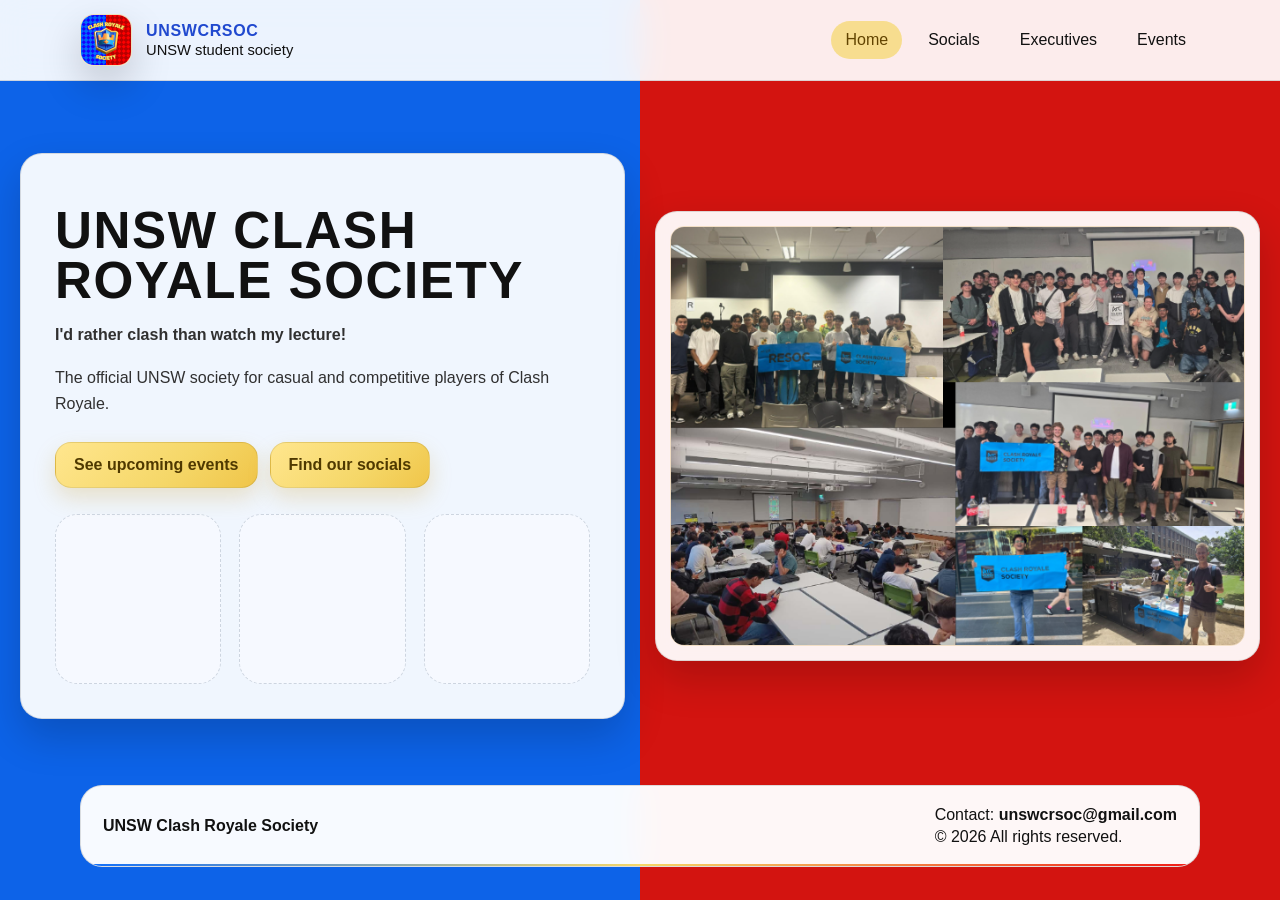
<file: index.html>
<!DOCTYPE html>
<html lang="en">
  <head>
    <meta charset="UTF-8" />
    <meta name="viewport" content="width=device-width, initial-scale=1.0" />
    <title>UNSW Clash Royale Society</title>
    <meta
      name="description"
      content="UNSW Clash Royale Society website with socials, executives, and event calendar."
    />
    <link rel="stylesheet" href="styles.css" />
    <script defer src="content.js"></script>
    <script defer src="script.js"></script>
  </head>
  <body>
    <header class="site-header">
      <div class="container nav-wrap">
        <a class="brand" href="index.html">
          <img class="brand-logo" src="assets/LOGO.jpg" alt="Society logo" />
          <div class="brand-title-wrap">
            <span class="brand-name">CR Society</span>
            <span class="university-label">UNSW student society</span>
          </div>
        </a>

        <button class="nav-toggle" type="button" aria-label="Open navigation menu">☰</button>

        <nav class="site-nav" aria-label="Main navigation">
          <a class="active" href="index.html">Home</a>
          <a href="socials.html">Socials</a>
          <a href="executives.html">Executives</a>
          <a href="events.html">Events</a>
        </nav>
      </div>
    </header>

    <main>
      <section class="hero">
        <div class="container hero-grid">
          <div class="hero-copy">
            <h1 class="brand-full-name">UNSW Clash Royale Society</h1>
            <p class="site-tagline">Battle harder. Connect faster. Rule the arena.</p>
            <p class="site-description">
              A gaming community for Clash Royale fans at UNSW — tournaments, casual meetups,
              deck chats, and friendly competition all semester.
            </p>

            <div class="hero-actions">
              <a class="primary-button" href="events.html">See upcoming events</a>
              <a class="secondary-button" href="socials.html">Find our socials</a>
            </div>

            <div class="home-events-grid home-events-grid--hero" id="homeUpcomingEvents"></div>
          </div>

          <div class="hero-visual">
            <img class="hero-image" src="assets/Crowd.png" alt="Clash Royale themed graphic" />
          </div>
        </div>
      </section>
    </main>

    <footer class="site-footer">
      <div class="container footer-panel">
        <div>
          <strong class="brand-full-name">UNSW Clash Royale Society</strong>
          <p class="footer-note">
            Built for students who love strategy, community, and a bit of healthy arena chaos.
          </p>
        </div>
        <div>
          <p>Contact: <a class="contact-email-link" href="mailto:clashroyale.society@unsw.edu.au">clashroyale.society@unsw.edu.au</a></p>
          <p>© <span class="current-year"></span> All rights reserved.</p>
        </div>
      </div>
    </footer>
  </body>
</html>
</file>
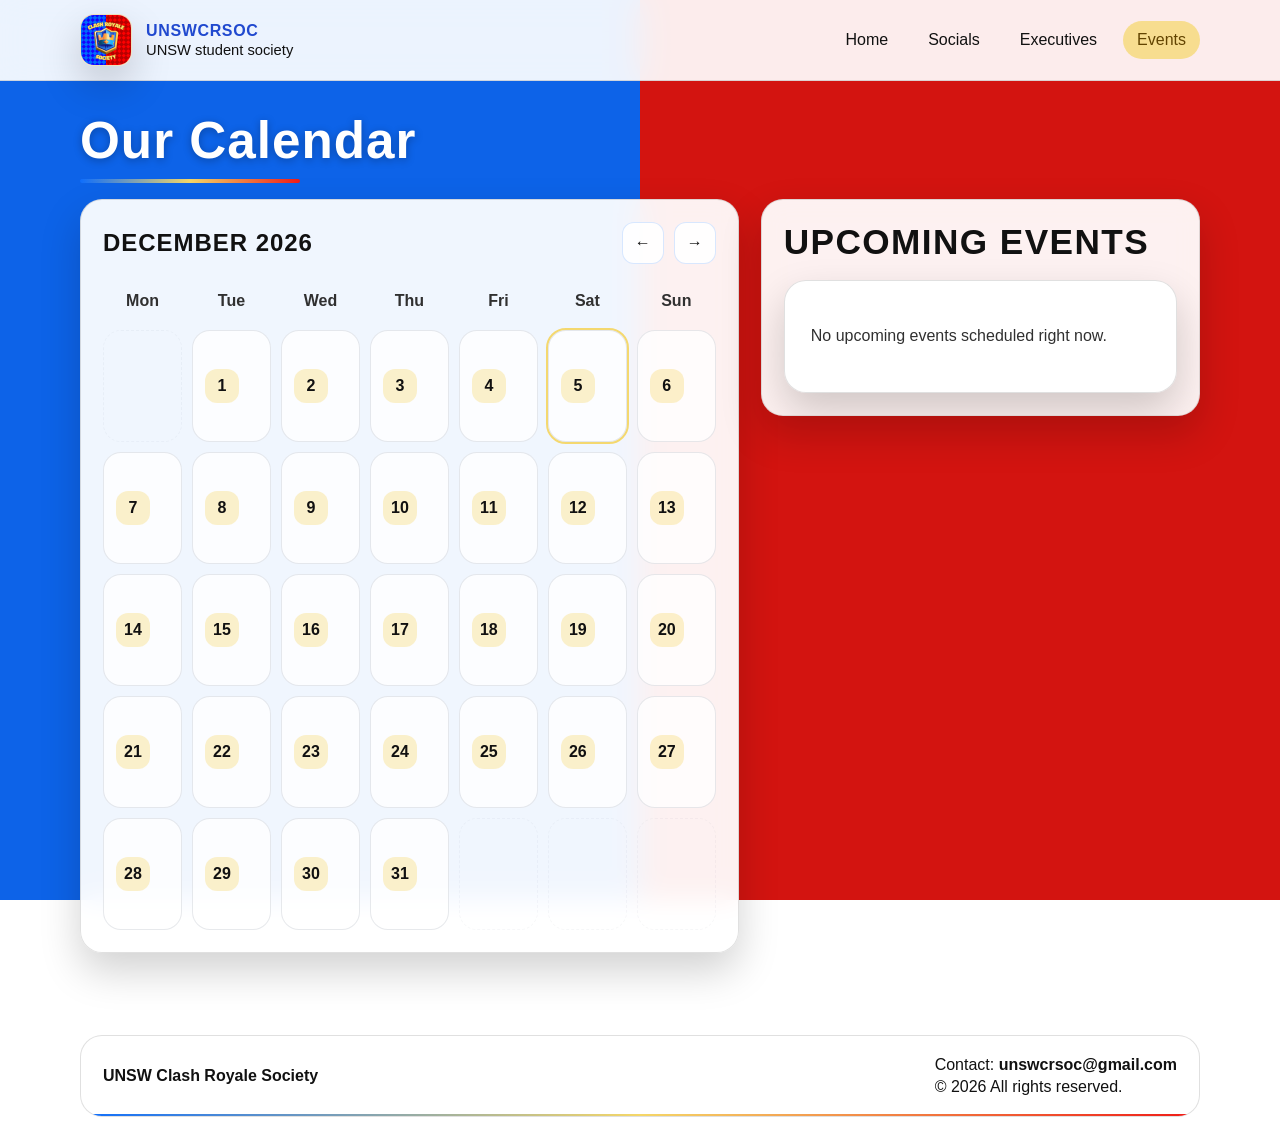
<file: events.html>
<!DOCTYPE html>
<html lang="en">
  <head>
    <meta charset="UTF-8" />
    <meta name="viewport" content="width=device-width, initial-scale=1.0" />
    <title>Events | UNSW Clash Royale Society</title>
    <link rel="stylesheet" href="styles.css" />
    <script defer src="content.js"></script>
    <script defer src="script.js"></script>
  </head>
  <body>
    <header class="site-header">
      <div class="container nav-wrap">
        <a class="brand" href="index.html">
          <img class="brand-logo" src="assets/LOGO.jpg" alt="Society logo" />
          <div class="brand-title-wrap">
            <span class="brand-name">CR Society</span>
            <span class="university-label">UNSW student society</span>
          </div>
        </a>

        <button class="nav-toggle" type="button" aria-label="Open navigation menu">☰</button>

        <nav class="site-nav" aria-label="Main navigation">
          <a href="index.html">Home</a>
          <a href="socials.html">Socials</a>
          <a href="executives.html">Executives</a>
          <a class="active" href="events.html">Events</a>
        </nav>
      </div>
    </header>

    <main class="container">
      <section class="simple-page-heading" aria-labelledby="eventsTitle">
        <h1 id="eventsTitle">Our Calendar</h1>
      </section>

      <section class="section section--compact-top">
        <div class="calendar-layout">
          <div class="calendar-wrap">
            <div class="calendar-toolbar">
              <h2 id="monthLabel">Month</h2>
              <div class="calendar-toolbar__buttons">
                <button class="icon-button" id="prevMonthButton" type="button" aria-label="Previous month">←</button>
                <button class="icon-button" id="nextMonthButton" type="button" aria-label="Next month">→</button>
              </div>
            </div>

            <div class="weekday-row" id="weekdayRow"></div>
            <div class="calendar-grid" id="calendarGrid"></div>
          </div>

          <aside class="panel">
            <div class="stack-heading">
              <h2>Upcoming events</h2>
            </div>

            <div class="event-list" id="upcomingEventsList"></div>
          </aside>
        </div>
      </section>
    </main>

    <div class="event-modal" id="eventModal" aria-hidden="true">
      <div class="modal-panel" role="dialog" aria-modal="true" aria-labelledby="modalDate">
        <div class="modal-header">
          <div>
            <span class="kicker">Event details</span>
            <h2 id="modalDate">Selected date</h2>
          </div>
          <button class="close-modal" id="closeModalButton" type="button" aria-label="Close event details">✕</button>
        </div>
        <div class="modal-content" id="modalBody"></div>
      </div>
    </div>

    <footer class="site-footer">
      <div class="container footer-panel">
        <div>
          <strong class="brand-full-name">UNSW Clash Royale Society</strong>
          <p class="footer-note"></p>
        </div>
        <div>
          <p>Contact: <a class="contact-email-link" href="#">Email</a></p>
          <p>© <span class="current-year"></span> All rights reserved.</p>
        </div>
      </div>
    </footer>
  </body>
</html>
</file>
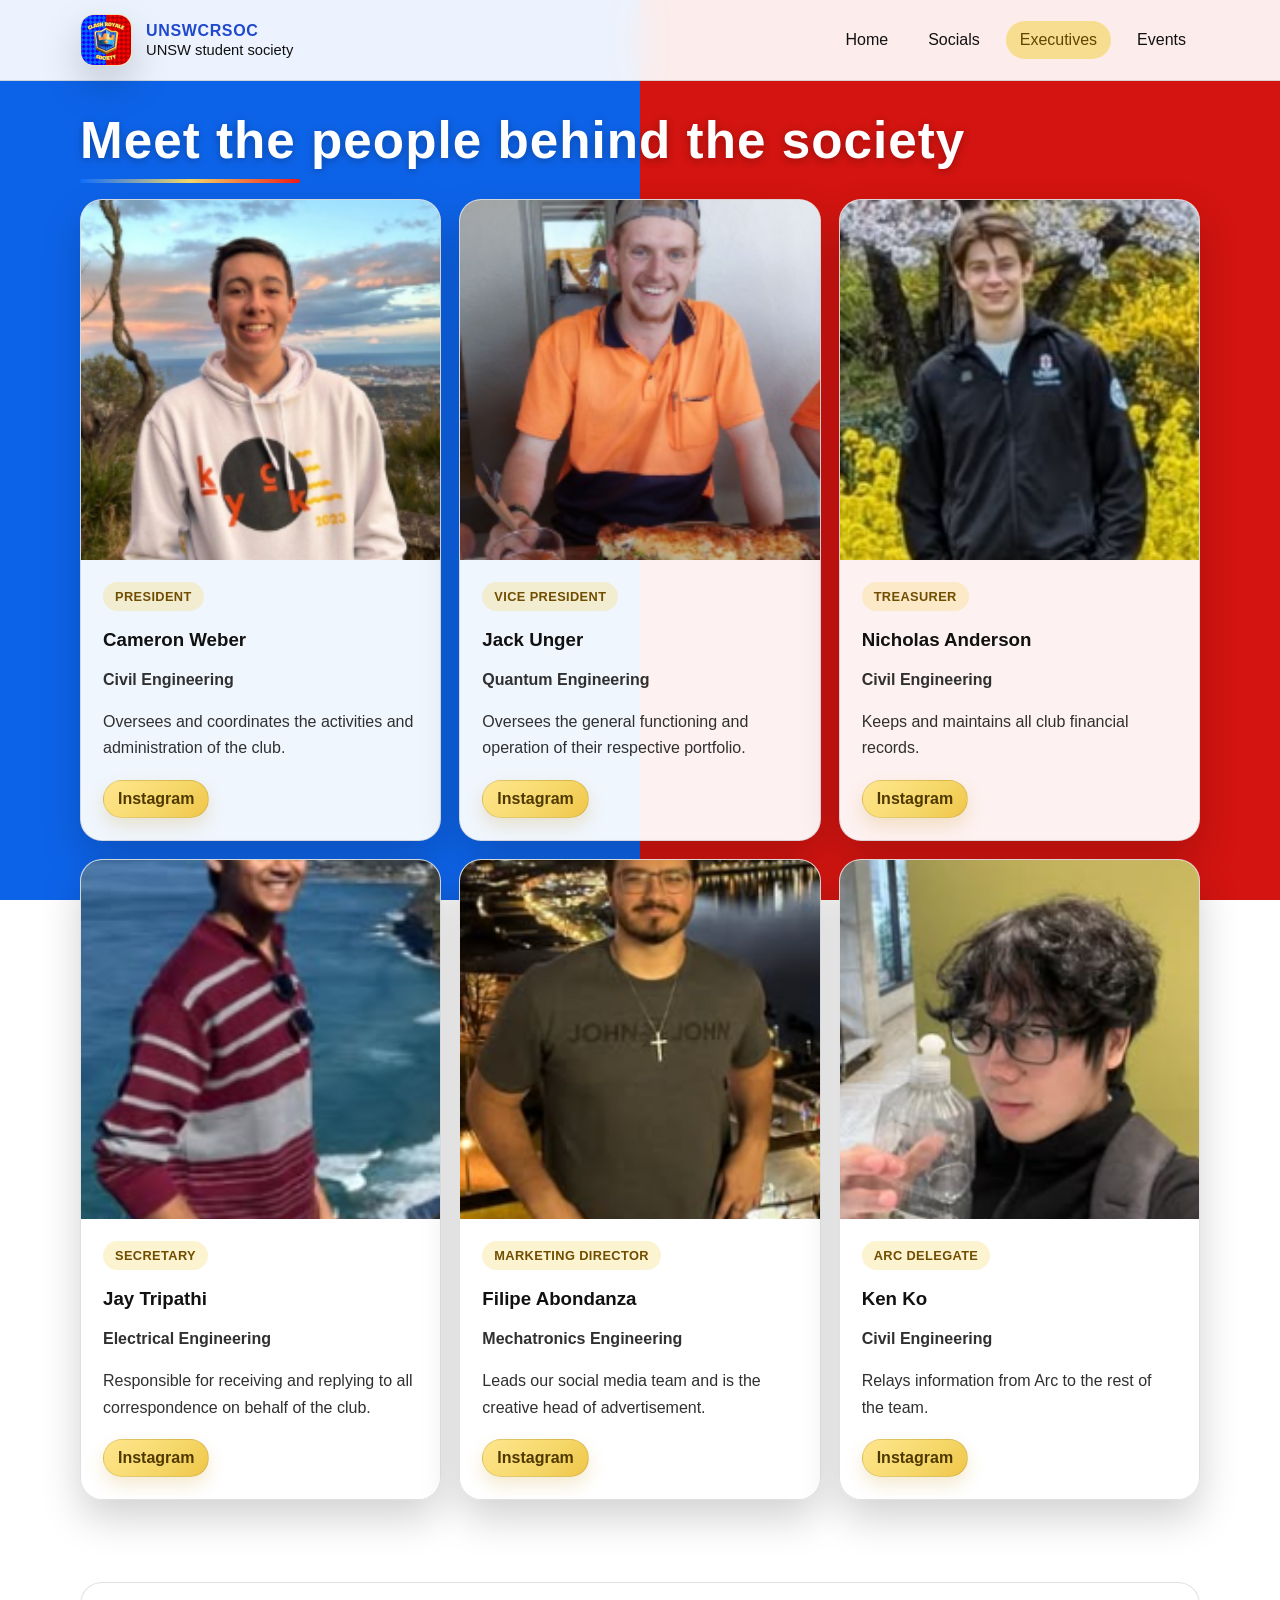
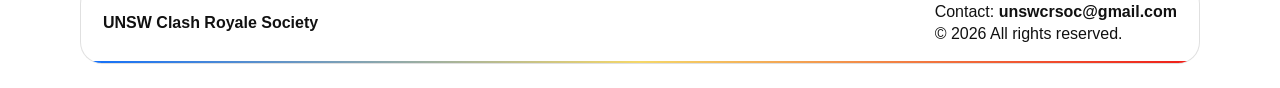
<file: executives.html>
<!DOCTYPE html>
<html lang="en">
  <head>
    <meta charset="UTF-8" />
    <meta name="viewport" content="width=device-width, initial-scale=1.0" />
    <title>Executives | UNSW Clash Royale Society</title>
    <link rel="stylesheet" href="styles.css" />
    <script defer src="content.js"></script>
    <script defer src="script.js"></script>
  </head>
  <body>
    <header class="site-header">
      <div class="container nav-wrap">
        <a class="brand" href="index.html">
          <img class="brand-logo" src="assets/LOGO.jpg" alt="Society logo" />
          <div class="brand-title-wrap">
            <span class="brand-name">CR Society</span>
            <span class="university-label">UNSW student society</span>
          </div>
        </a>

        <button class="nav-toggle" type="button" aria-label="Open navigation menu">☰</button>

        <nav class="site-nav" aria-label="Main navigation">
          <a href="index.html">Home</a>
          <a href="socials.html">Socials</a>
          <a class="active" href="executives.html">Executives</a>
          <a href="events.html">Events</a>
        </nav>
      </div>
    </header>

    <main class="container">
      <section class="simple-page-heading" aria-labelledby="executivesTitle">
        <h1 id="executivesTitle">Meet the people behind the society</h1>
      </section>

      <section class="section section--compact-top">
        <div class="exec-grid" id="execGrid"></div>
      </section>
    </main>

    <footer class="site-footer">
      <div class="container footer-panel">
        <div>
          <strong class="brand-full-name">UNSW Clash Royale Society</strong>
          <p class="footer-note"></p>
        </div>
        <div>
          <p>Contact: <a class="contact-email-link" href="#">Email</a></p>
          <p>© <span class="current-year"></span> All rights reserved.</p>
        </div>
      </div>
    </footer>
  </body>
</html>
</file>
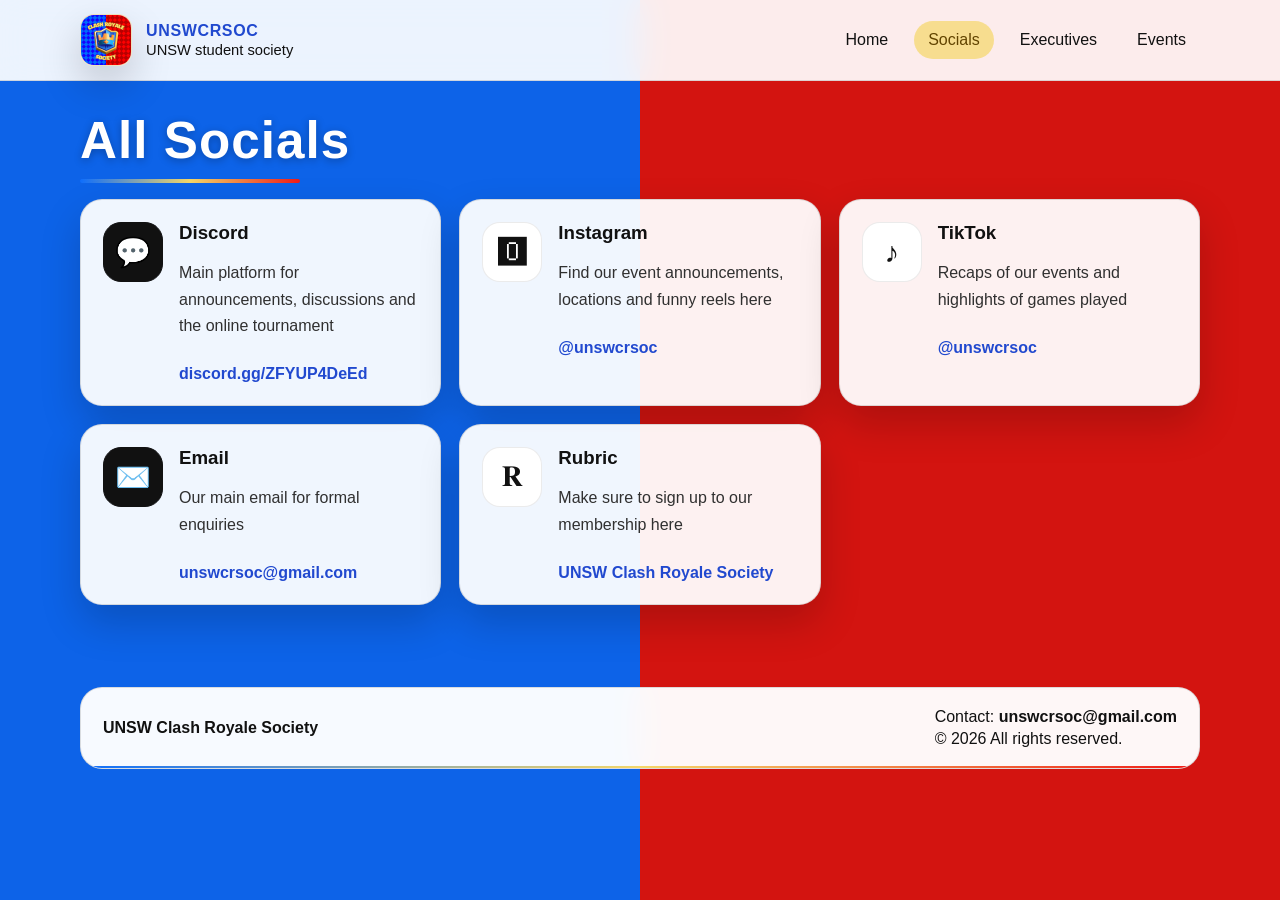
<file: socials.html>
<!DOCTYPE html>
<html lang="en">
  <head>
    <meta charset="UTF-8" />
    <meta name="viewport" content="width=device-width, initial-scale=1.0" />
    <title>Socials | UNSW Clash Royale Society</title>
    <link rel="stylesheet" href="styles.css" />
    <script defer src="content.js"></script>
    <script defer src="script.js"></script>
  </head>
  <body>
    <header class="site-header">
      <div class="container nav-wrap">
        <a class="brand" href="index.html">
          <img class="brand-logo" src="assets/LOGO.jpg" alt="Society logo" />
          <div class="brand-title-wrap">
            <span class="brand-name">CR Society</span>
            <span class="university-label">UNSW student society</span>
          </div>
        </a>

        <button class="nav-toggle" type="button" aria-label="Open navigation menu">☰</button>

        <nav class="site-nav" aria-label="Main navigation">
          <a href="index.html">Home</a>
          <a class="active" href="socials.html">Socials</a>
          <a href="executives.html">Executives</a>
          <a href="events.html">Events</a>
        </nav>
      </div>
    </header>

    <main class="container">
      <section class="simple-page-heading" aria-labelledby="socialsTitle">
        <h1 id="socialsTitle">All Socials</h1>
      </section>

      <section class="section section--compact-top">
        <div class="social-grid" id="socialGrid"></div>
      </section>
    </main>

    <footer class="site-footer">
      <div class="container footer-panel">
        <div>
          <strong class="brand-full-name">UNSW Clash Royale Society</strong>
          <p class="footer-note"></p>
        </div>
        <div>
          <p>Contact: <a class="contact-email-link" href="#">Email</a></p>
          <p>© <span class="current-year"></span> All rights reserved.</p>
        </div>
      </div>
    </footer>
  </body>
</html>
</file>
<file: styles.css>
/* =========================================================
   EDIT HERE — THEME COLOURS / OPTIONAL SITE BACKGROUND
   You can safely leave these as-is if you like the current look.
   To add a full-page background image, replace `none` with:
   url("assets/your-background.jpg")
   ========================================================= */
:root {
  --bg: #f6f9ff;
  --bg-deep: #edf3ff;
  --panel: rgba(255, 255, 255, 0.94);
  --panel-strong: rgba(255, 255, 255, 0.97);
  --text: #111111;
  --muted: #303030;
  --line: rgba(0, 0, 0, 0.12);
  --gold: #f5d768;
  --gold-deep: #c99716;
  --blue: #0f6efc;
  --blue-deep: #2149cf;
  --red: #ef1b17;
  --red-deep: #b30000;
  --purple: #2c1bf2;
  --success: #3f9f73;
  --split-blue: #0d63e8;
  --split-red: #d31410;
  --shadow: 0 18px 40px rgba(0, 0, 0, 0.18);
  --radius: 22px;
  --radius-small: 16px;
  --page-bg-image: none; /* EDIT HERE if you want a whole-site background image */
}

* {
  box-sizing: border-box;
}

html {
  scroll-behavior: smooth;
}

body {
  margin: 0;
  font-family: "Trebuchet MS", "Segoe UI", Arial, sans-serif;
  color: var(--text);
  background: transparent;
  min-height: 100vh;
  position: relative;
  isolation: isolate;
}

body::before {
  content: "";
  position: fixed;
  inset: 0 50% 0 0;
  background: var(--split-blue);
  pointer-events: none;
  z-index: -2;
}

body::after {
  content: "";
  position: fixed;
  inset: 0 0 0 50%;
  background: var(--split-red);
  pointer-events: none;
  z-index: -2;
}

img {
  max-width: 100%;
  display: block;
}

a {
  color: inherit;
  text-decoration: none;
}

button {
  font: inherit;
}

.no-scroll {
  overflow: hidden;
}

.container {
  width: min(1120px, calc(100% - 32px));
  margin: 0 auto;
}

.site-header {
  position: sticky;
  top: 0;
  z-index: 50;
  backdrop-filter: blur(16px);
  background: rgba(255, 255, 255, 0.92);
  border-bottom: 1px solid var(--line);
}

.nav-wrap {
  display: flex;
  align-items: center;
  justify-content: space-between;
  gap: 20px;
  padding: 14px 0;
}

.brand {
  display: flex;
  align-items: center;
  gap: 14px;
}

.brand-logo {
  width: 52px;
  height: 52px;
  object-fit: cover;
  border-radius: 14px;
  border: 1px solid rgba(201, 151, 22, 0.28);
  background: rgba(255, 255, 255, 0.9);
  box-shadow: var(--shadow);
}

.brand-title-wrap {
  display: flex;
  flex-direction: column;
  gap: 2px;
}

.brand-name {
  font-weight: 900;
  letter-spacing: 0.04em;
  text-transform: uppercase;
  color: var(--blue-deep);
}

.university-label {
  color: var(--text);
  font-size: 0.92rem;
}

.site-nav {
  display: flex;
  align-items: center;
  gap: 12px;
}

.site-nav a {
  padding: 10px 14px;
  border-radius: 999px;
  color: var(--text);
  transition: 0.25s ease;
}

.site-nav a:hover,
.site-nav a.active {
  color: #624400;
  background: rgba(245, 215, 104, 0.7);
}

.nav-toggle {
  display: none;
  border: 1px solid rgba(22, 40, 71, 0.1);
  background: rgba(255, 255, 255, 0.8);
  color: var(--text);
  width: 44px;
  height: 44px;
  border-radius: 12px;
}

.hero {
  padding: 72px 0 48px;
}

.hero .container {
  width: min(1280px, calc(100% - 40px));
}

.hero-grid {
  display: grid;
  grid-template-columns: repeat(2, minmax(0, 1fr));
  gap: 30px;
  align-items: start;
}

.hero-copy,
.hero-visual,
.panel,
.page-banner,
.feature-card,
.social-card,
.exec-card,
.event-list-card,
.mini-event-card,
.calendar-wrap,
.modal-panel,
.info-card,
.empty-state {
  background: var(--panel);
  border: 1px solid var(--line);
  border-radius: var(--radius);
  box-shadow: var(--shadow);
}

.hero-copy {
  padding: 34px;
  position: relative;
  overflow: hidden;
}

.hero-copy::before,
.page-banner::before,
.calendar-wrap::before {
  content: "";
  position: absolute;
  inset: 0;
  background: none;
  pointer-events: none;
}

.kicker {
  display: inline-flex;
  align-items: center;
  gap: 8px;
  padding: 8px 12px;
  border-radius: 999px;
  background: rgba(255, 213, 79, 0.2);
  color: #735400;
  font-weight: 800;
  text-transform: uppercase;
  letter-spacing: 0.06em;
  font-size: 0.75rem;
}

.hero h1,
.page-banner h1 {
  margin: 18px 0 12px;
  font-size: clamp(2.4rem, 4vw, 4.4rem);
  line-height: 0.98;
  text-transform: uppercase;
  letter-spacing: 0.03em;
}

.hero p,
.page-banner p,
.info-card p,
.social-card p,
.exec-card p,
.event-list-card p,
.mini-event-card p,
.empty-state p {
  color: var(--muted);
  line-height: 1.65;
}

.hero-actions,
.page-banner__actions {
  display: flex;
  flex-wrap: wrap;
  gap: 12px;
  margin-top: 24px;
}

.primary-button,
.secondary-button {
  display: inline-flex;
  align-items: center;
  justify-content: center;
  gap: 8px;
  padding: 13px 18px;
  border-radius: 16px;
  font-weight: 800;
  transition: transform 0.2s ease, box-shadow 0.2s ease, background 0.2s ease;
  cursor: pointer;
}

.primary-button,
.secondary-button {
  background: linear-gradient(135deg, #ffe68e 0%, var(--gold) 60%, #f0c549 100%);
  color: #4f3900;
  border: 1px solid rgba(79, 57, 0, 0.12);
  box-shadow: 0 10px 22px rgba(201, 151, 22, 0.22);
}

.primary-button:hover,
.secondary-button:hover,
.social-card:hover,
.exec-card:hover,
.feature-card:hover,
.mini-event-card:hover,
.event-list-card:hover {
  transform: translateY(-2px);
}

.hero-visual {
  padding: 14px;
  position: relative;
  overflow: hidden;
  align-self: center;
}

.hero-image {
  width: 100%;
  min-height: 420px;
  object-fit: cover;
  border-radius: calc(var(--radius) - 8px);
  border: 1px solid rgba(201, 151, 22, 0.2);
}

.home-stats {
  display: grid;
  grid-template-columns: repeat(3, 1fr);
  gap: 16px;
  margin-top: 26px;
}

.info-card {
  padding: 22px;
}

.stat-number {
  font-size: 2rem;
  font-weight: 900;
  color: var(--gold-deep);
  line-height: 1;
  margin-bottom: 8px;
}

.section {
  padding: 20px 0 64px;
}

.section-header {
  display: flex;
  justify-content: space-between;
  gap: 20px;
  align-items: end;
  margin-bottom: 22px;
}

.section-header h2 {
  margin: 0 0 8px;
  font-size: clamp(1.8rem, 3vw, 2.6rem);
  text-transform: uppercase;
  letter-spacing: 0.04em;
}

.section-header p {
  margin: 0;
  color: var(--muted);
}

.feature-grid,
.social-grid,
.exec-grid,
.home-events-grid {
  display: grid;
  gap: 18px;
}

.feature-grid {
  grid-template-columns: repeat(3, 1fr);
}

.feature-card {
  padding: 24px;
}

.feature-card__emoji {
  font-size: 2rem;
  margin-bottom: 14px;
}

.feature-card h3,
.social-card h3,
.exec-card h3,
.event-list-card h3,
.mini-event-card h3,
.modal-event-card h3 {
  margin: 0 0 10px;
}

.social-grid {
  grid-template-columns: repeat(3, 1fr);
}

.social-card {
  padding: 22px;
  display: grid;
  grid-template-columns: 60px 1fr;
  gap: 16px;
  align-items: start;
}

.social-card__icon {
  width: 60px;
  height: 60px;
  border-radius: 18px;
  display: grid;
  place-items: center;
  background: #ffffff;
  border: 1px solid rgba(0, 0, 0, 0.08);
  font-size: 1.8rem;
  color: #111111;
}

.social-card__handle {
  display: inline-block;
  margin-top: 10px;
  color: var(--blue-deep);
  font-weight: 800;
}

.exec-grid {
  grid-template-columns: repeat(3, 1fr);
}

.exec-card {
  overflow: hidden;
}

.exec-card__image-wrap {
  aspect-ratio: 1 / 1;
  overflow: hidden;
  background: linear-gradient(135deg, rgba(15, 110, 252, 0.14), rgba(245, 215, 104, 0.22));
}

.exec-card__image {
  width: 100%;
  height: 100%;
  object-fit: cover;
}

.exec-card__body {
  padding: 22px;
}

.exec-card__body .pill + h3 {
  margin-top: 18px;
}

.exec-card__degree {
  color: #111111;
  font-weight: 700;
}

.exec-card__links {
  display: flex;
  flex-wrap: wrap;
  gap: 10px;
  margin-top: 18px;
}

.exec-card__links a {
  padding: 9px 14px;
  border-radius: 999px;
  background: linear-gradient(135deg, #ffe68e 0%, var(--gold) 60%, #f0c549 100%);
  border: 1px solid rgba(79, 57, 0, 0.14);
  color: #4f3900;
  font-weight: 800;
  box-shadow: 0 8px 18px rgba(201, 151, 22, 0.2);
}

.page-banner {
  position: relative;
  overflow: hidden;
  padding: 32px;
  margin: 34px 0 26px;
}

.page-banner h1 {
  font-size: clamp(2rem, 4vw, 3.4rem);
  margin-bottom: 10px;
}

.simple-page-heading {
  padding: 34px 0 16px;
}

.simple-page-heading h1 {
  margin: 0;
  font-size: clamp(2rem, 4vw, 3.4rem);
  line-height: 1.02;
  letter-spacing: 0.02em;
  color: #ffffff;
  text-shadow: 0 2px 8px rgba(0, 0, 0, 0.28);
}


.simple-page-heading h1::after {
  content: "";
  display: block;
  width: clamp(140px, 22vw, 220px);
  height: 4px;
  margin-top: 12px;
  border-radius: 999px;
  background: linear-gradient(90deg, var(--blue), var(--gold), var(--red));
}

.hero h1,
.page-banner h1,
.section-header h2,
.calendar-toolbar h2 {
  color: #111111;
}

.site-tagline {
  color: #111111;
  font-weight: 800;
}

.hero-copy,
.hero-visual,
.panel,
.calendar-wrap,
.footer-panel {
  backdrop-filter: blur(14px);
}

.hero-copy,
.social-card,
.exec-card,
.event-list-card,
.mini-event-card,
.calendar-wrap,
.panel,
.modal-panel,
.footer-panel {
  color: #111111;
}

.social-card__icon--discord,
.social-card__icon--email {
  background: #111111;
  color: #ffffff;
  border-color: #111111;
}

.social-card__icon--instagram,
.social-card__icon--tiktok,
.social-card__icon--rubric {
  background: #ffffff;
  color: #111111;
}

.icon-button:hover,
.close-modal:hover,
.nav-toggle:hover {
  background: rgba(15, 110, 252, 0.12);
}

.exec-card__links a:hover {
  background: linear-gradient(135deg, #fff0a7 0%, #f7dd77 60%, #f3c754 100%);
  transform: translateY(-1px);
}

.footer-panel {
  position: relative;
  overflow: hidden;
}

.footer-panel::before {
  content: "";
  position: absolute;
  inset: auto 0 0 0;
  height: 2px;
  background: linear-gradient(90deg, var(--blue), var(--gold), var(--red));
}

.section--compact-top {
  padding-top: 0;
}

.stack-heading {
  margin-bottom: 18px;
}

.stack-heading h2 {
  margin: 0;
  font-size: clamp(1.6rem, 3vw, 2.2rem);
  text-transform: uppercase;
  letter-spacing: 0.04em;
  color: #111111;
}

.pill {
  display: inline-flex;
  align-items: center;
  justify-content: center;
  padding: 7px 12px;
  border-radius: 999px;
  background: rgba(245, 215, 104, 0.3);
  color: #714d00;
  font-weight: 800;
  font-size: 0.8rem;
  letter-spacing: 0.03em;
  text-transform: uppercase;
}

.calendar-layout {
  display: grid;
  grid-template-columns: 1.2fr 0.8fr;
  gap: 22px;
  align-items: start;
}

.calendar-wrap,
.panel {
  padding: 22px;
  position: relative;
  overflow: hidden;
}

.calendar-toolbar {
  display: flex;
  justify-content: space-between;
  align-items: center;
  gap: 12px;
  margin-bottom: 18px;
}

.calendar-toolbar h2 {
  margin: 0;
  text-transform: uppercase;
  letter-spacing: 0.04em;
}

.calendar-toolbar__buttons {
  display: flex;
  gap: 10px;
}

.icon-button {
  width: 42px;
  height: 42px;
  border-radius: 12px;
  border: 1px solid rgba(15, 110, 252, 0.16);
  background: rgba(255, 255, 255, 0.92);
  color: #111111;
  cursor: pointer;
}

.weekday-row,
.calendar-grid {
  display: grid;
  grid-template-columns: repeat(7, 1fr);
  gap: 10px;
}

.weekday-row {
  margin-bottom: 10px;
}

.weekday-cell {
  padding: 10px 0;
  text-align: center;
  font-weight: 700;
  color: var(--muted);
}

.calendar-grid {
  grid-auto-rows: minmax(112px, auto);
}

.calendar-cell {
  border: 1px solid rgba(22, 40, 71, 0.1);
  border-radius: 18px;
  background: rgba(255, 255, 255, 0.76);
  color: var(--text);
  padding: 12px;
  text-align: left;
  position: relative;
  overflow: hidden;
  cursor: pointer;
}

.calendar-cell--empty {
  background: transparent;
  border-style: dashed;
  opacity: 0.35;
}

.calendar-cell--today {
  outline: 2px solid rgba(245, 215, 104, 0.95);
}

.calendar-cell--event {
  background: linear-gradient(180deg, rgba(245, 215, 104, 0.2), rgba(255, 255, 255, 0.82));
}

.calendar-cell:hover {
  transform: translateY(-1px);
}

.calendar-day-number {
  display: inline-grid;
  place-items: center;
  width: 34px;
  height: 34px;
  border-radius: 12px;
  font-weight: 900;
  background: rgba(245, 215, 104, 0.34);
  color: #111111;
}

.calendar-labels {
  margin-top: 14px;
  display: flex;
  flex-direction: column;
  gap: 6px;
}

.calendar-tag,
.calendar-more {
  display: block;
  max-width: 100%;
  overflow: hidden;
  text-overflow: ellipsis;
  white-space: nowrap;
  border-radius: 999px;
  padding: 6px 10px;
  font-size: 0.8rem;
}

.calendar-tag {
  background: rgba(245, 215, 104, 0.32);
  color: #111111;
}

.calendar-more {
  background: rgba(17, 17, 17, 0.08);
  color: #111111;
}

.event-list {
  display: grid;
  gap: 14px;
}

.event-list-card,
.mini-event-card,
.modal-event-card {
  padding: 20px;
}

.event-list-card__header {
  display: flex;
  justify-content: space-between;
  gap: 14px;
  align-items: start;
  margin-bottom: 12px;
}

.mini-event-card .pill + h3,
.event-list-card .pill + h3,
.modal-event-card .pill + h3 {
  margin-top: 14px;
}

.home-events-grid {
  grid-template-columns: repeat(3, 1fr);
}

.home-events-grid--hero {
  margin-top: 26px;
}

.mini-event-card {
  min-height: 170px;
}

.mini-event-card--blank {
  background: rgba(255, 255, 255, 0.38);
  border: 1px dashed rgba(22, 50, 83, 0.18);
  box-shadow: none;
}

.empty-state {
  padding: 26px;
}

.site-footer {
  padding: 18px 0 24px;
}

.footer-panel {
  padding: 16px 22px;
  display: flex;
  justify-content: space-between;
  gap: 16px;
  align-items: center;
  background: var(--panel-strong);
  border: 1px solid var(--line);
  border-radius: var(--radius);
}

.footer-panel p {
  margin: 4px 0;
  color: #111111;
}

.footer-note:empty {
  display: none;
}

.footer-panel a {
  color: #111111;
  font-weight: 800;
}

.event-modal {
  position: fixed;
  inset: 0;
  background: rgba(22, 40, 71, 0.68);
  display: grid;
  place-items: center;
  padding: 20px;
  opacity: 0;
  visibility: hidden;
  transition: 0.22s ease;
  z-index: 100;
}

.event-modal--open {
  opacity: 1;
  visibility: visible;
}

.modal-panel {
  width: min(760px, 100%);
  max-height: min(80vh, 820px);
  overflow: auto;
  padding: 24px;
  position: relative;
}

.modal-header {
  display: flex;
  justify-content: space-between;
  gap: 12px;
  align-items: start;
  margin-bottom: 18px;
}

.modal-header h2 {
  margin: 8px 0 0;
}

.close-modal {
  width: 44px;
  height: 44px;
  border-radius: 12px;
  border: 1px solid rgba(15, 110, 252, 0.16);
  background: rgba(255, 255, 255, 0.92);
  color: #111111;
  cursor: pointer;
}

.modal-content {
  display: grid;
  gap: 14px;
}

.modal-event-card {
  background: rgba(255, 255, 255, 0.78);
  border: 1px solid rgba(22, 50, 83, 0.08);
  border-radius: var(--radius-small);
}

code {
  background: rgba(15, 110, 252, 0.08);
  padding: 3px 6px;
  border-radius: 8px;
}

@media (max-width: 1024px) {
  .hero-grid,
  .calendar-layout,
  .feature-grid,
  .social-grid,
  .exec-grid,
  .home-events-grid {
    grid-template-columns: repeat(2, 1fr);
  }

  .calendar-layout {
    grid-template-columns: 1fr;
  }
}

@media (max-width: 760px) {
  .nav-toggle {
    display: inline-grid;
    place-items: center;
  }

  .site-nav {
    position: absolute;
    top: 100%;
    right: 16px;
    left: 16px;
    display: none;
    flex-direction: column;
    align-items: stretch;
    background: rgba(255, 255, 255, 0.98);
    border: 1px solid var(--line);
    border-radius: 18px;
    padding: 10px;
  }

  .site-nav--open {
    display: flex;
  }

  .hero-grid,
  .feature-grid,
  .social-grid,
  .exec-grid,
  .home-events-grid,
  .home-stats {
    grid-template-columns: 1fr;
  }

  .hero {
    padding-top: 40px;
  }

  .hero-copy,
  .page-banner,
  .calendar-wrap,
  .panel,
  .footer-panel {
    padding: 20px;
  }

  .calendar-grid {
    gap: 8px;
    grid-auto-rows: minmax(88px, auto);
  }

  .calendar-cell {
    padding: 10px;
  }

  .event-list-card__header,
  .footer-panel,
  .section-header,
  .modal-header {
    flex-direction: column;
    align-items: flex-start;
  }

  .social-card {
    grid-template-columns: 1fr;
  }
}
</file>
